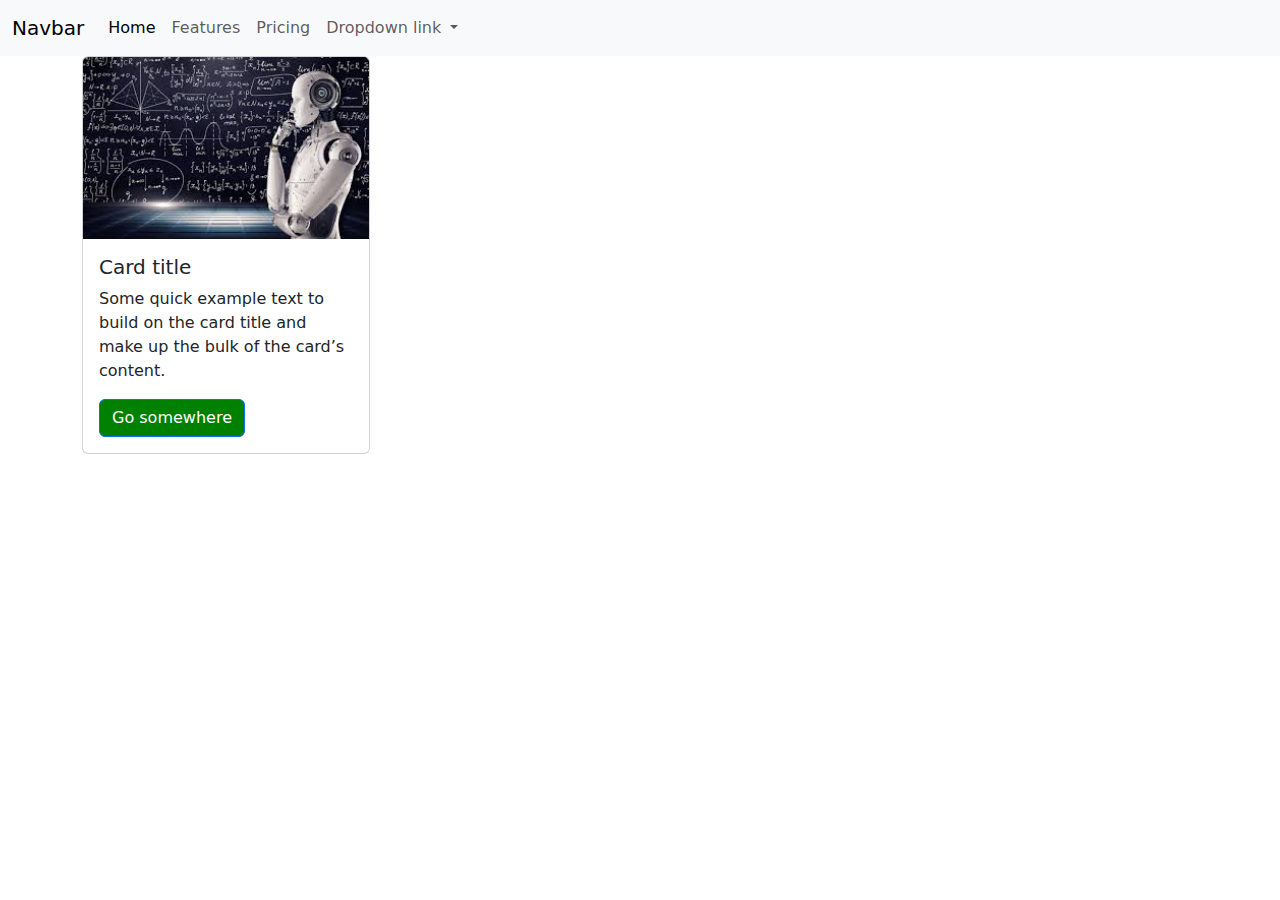
<file: front copy/index.html>
<!DOCTYPE html>
<html lang="es">

<head>
    <meta charset="UTF-8">
    <meta name="viewport" content="width=device-width, initial-scale=1.0">
    <title>Julian Buirago</title>
    <link rel="stylesheet" href="styles2.css">
    <!-- Estilos de bootstrap -->
    <!-- Bootstrap 5 -->
    <link href="https://cdn.jsdelivr.net/npm/bootstrap@5.3.0/dist/css/bootstrap.min.css" rel="stylesheet">
    <!-- Estilos personalizados -->
    <!--  <link rel="stylesheet" href="style.css"> -->
</head>

<body>
    <!-- <header class="header">
        <h1 class="nombre">Mi Sitio</h1>

        
        <nav>
            <a class="nav-link" target="_blank" href="https://www.youtube.com/watch?v=nKPbfIU442g">🏃‍➡️ Youtube -
                Python 🤖</a>
            <a class="nav-link" target="_blank" href="https://www.facebook.com/?locale=es_LA">Facebook</a>
            <a class="nav-link" target="_blank" href="https://google.com">Google</a>
        </nav>
        <br><br><br><br>

        
    </header> -->
    <nav class="navbar navbar-expand-lg bg-body-tertiary">
        <div class="container-fluid">
            <a class="navbar-brand" href="#">Navbar</a>
            <button class="navbar-toggler" type="button" data-bs-toggle="collapse" data-bs-target="#navbarNavDropdown"
                aria-controls="navbarNavDropdown" aria-expanded="false" aria-label="Toggle navigation">
                <span class="navbar-toggler-icon"></span>
            </button>
            <div class="collapse navbar-collapse" id="navbarNavDropdown">
                <ul class="navbar-nav">
                    <li class="nav-item">
                        <a class="nav-link active" aria-current="page" href="#">Home</a>
                    </li>
                    <li class="nav-item">
                        <a class="nav-link" href="#">Features</a>
                    </li>
                    <li class="nav-item">
                        <a class="nav-link" href="#">Pricing</a>
                    </li>
                    <li class="nav-item dropdown">
                        <a class="nav-link dropdown-toggle" href="#" role="button" data-bs-toggle="dropdown"
                            aria-expanded="false">
                            Dropdown link
                        </a>
                        <ul class="dropdown-menu">
                            <li><a class="dropdown-item" href="#">Action</a></li>
                            <li><a class="dropdown-item" href="#">Another action</a></li>
                            <li><a class="dropdown-item" href="#">Something else here</a></li>
                        </ul>
                    </li>
                </ul>
            </div>
        </div>
    </nav>

    <div class="container">
        <div class="card" style="width: 18rem;">
            <img src="[data-uri]" class="card-img-top" alt="...">
            <div class="card-body">
                <h5 class="card-title">Card title</h5>
                <p class="card-text">Some quick example text to build on the card title and make up the bulk of the
                    card’s content.</p>
                <a href="#" class="btn btn-primary">Go somewhere</a>
            </div>
        </div>
    </div>
    <!-- <div class="container">
        <form style="background-color: blanchedalmond;">
            <div class="mb-3">
                <label for="exampleInputEmail1" class="form-label">Email address</label>
                <input type="email" class="form-control" id="exampleInputEmail1" aria-describedby="emailHelp">
                <div id="emailHelp" class="form-text">We'll never share your email with anyone else.</div>
            </div>
            <div class="mb-3">
                <label for="exampleInputPassword1" class="form-label">Password</label>
                <input type="password" class="form-control" id="exampleInputPassword1">
            </div>
            <div class="mb-3 form-check">
                <input type="checkbox" class="form-check-input" id="exampleCheck1">
                <label class="form-check-label" for="exampleCheck1">Check me out</label>
            </div>
            <button type="button" class="btn btn-outline-success">Success</button>
        </form>

    </div> -->
    <!-- usuario: admin contraseña admin1234 -->
    <!--  <h1>Titulo 1</h1>
    <h2>Titulo 2</h2> 
    <h3>Titulo 3</h3>
    <h4>titulo 4</h4>
    <h5>titulo 5</h5>
    <h6>titulo 6</h6>
    <p>Hola mundo</p>
    <br>
    <hr>
    <p>Hola mundo</p>
    <br>
    <br> -->
    <!-- Lista ordenada -->
    <!-- <ol>
        <li>A</li>
        <li>B</li>
        <li>C</li>
     </ol>
     <hr> -->
    <!-- lista desordenada -->
    <!-- <ul>
        <li>A</li>
        <li>B</li>
        <li>C</li>
      </ul>
      <p></p>
      <div class="container"></div>
      <div class="container2"></div>  -->

    <script src="https://cdn.jsdelivr.net/npm/bootstrap@5.3.8/dist/js/bootstrap.bundle.min.js"
        integrity="sha384-FKyoEForCGlyvwx9Hj09JcYn3nv7wiPVlz7YYwJrWVcXK/BmnVDxM+D2scQbITxI"
        crossorigin="anonymous"></script>
</body>

</html>
</file>
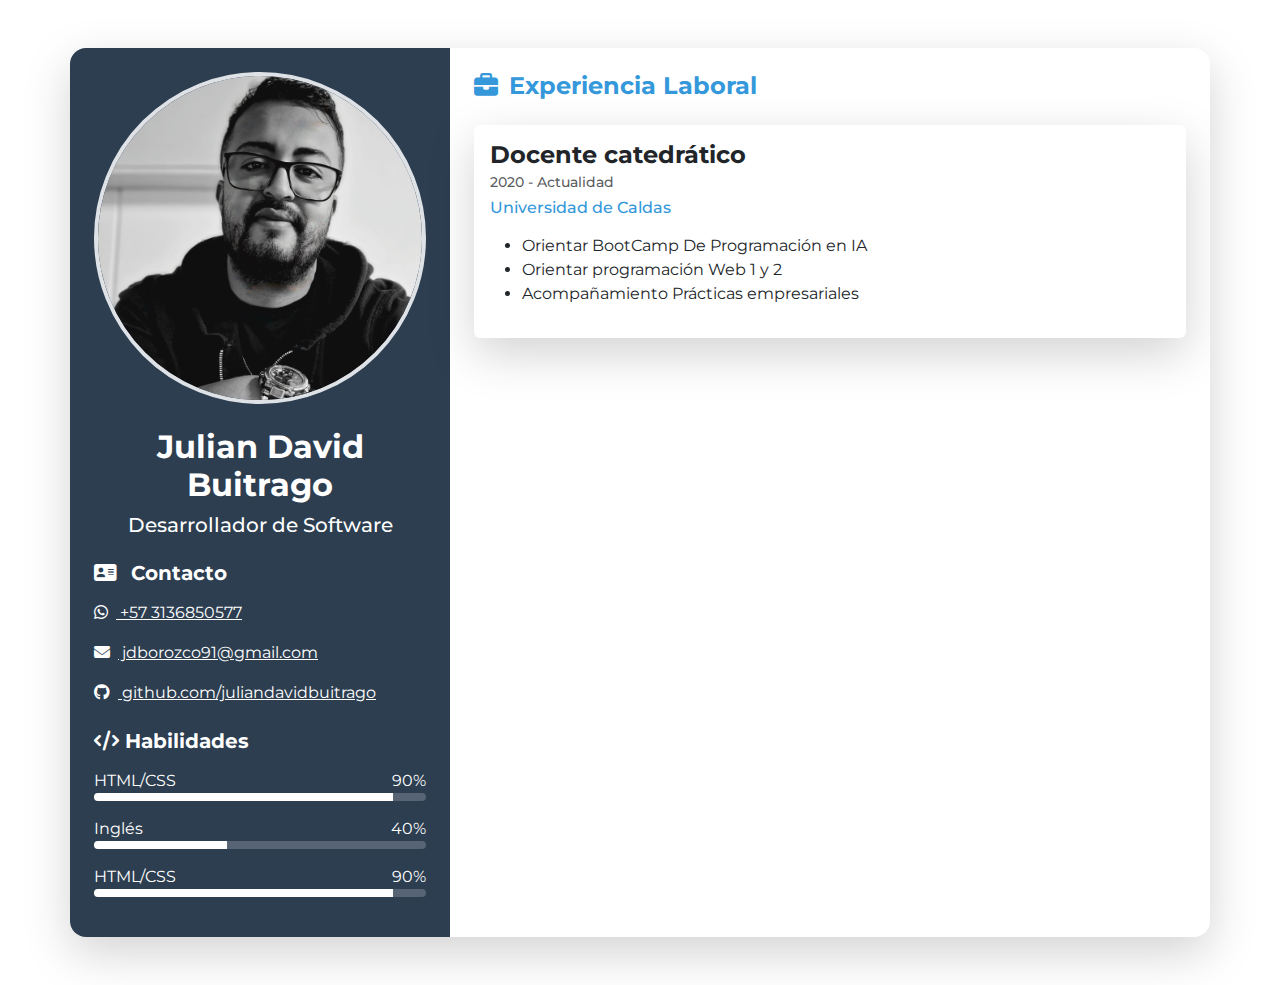
<file: hoja_de_vida/index.html>
<!DOCTYPE html>
<html lang="en">
<head>
    <meta charset="UTF-8">
    <meta name="viewport" content="width=device-width, initial-scale=1.0">
    <title>HV Julián Buitrago</title>
    <!-- Bootstrap 5 -->
    <link href="https://cdn.jsdelivr.net/npm/bootstrap@5.3.0/dist/css/bootstrap.min.css" rel="stylesheet">
    <!-- Font Awesome -->
    <link rel="stylesheet" href="https://cdnjs.cloudflare.com/ajax/libs/font-awesome/6.4.0/css/all.min.css">
    <!-- Google Fonts -->
    <link href="https://fonts.googleapis.com/css2?family=Montserrat:wght@400;600&display=swap" rel="stylesheet">
    <!-- Estilos propios -->
     <link rel="stylesheet" href="style.css">
</head>
<body>
    <div class="container my-5" >
        <div class="row shadow-lg rounded-4 overflow-hidden">
            <!-- Columna Izquierda -->
             <div class="col-md-4 bg-primary text-white p-4" >
                <header class="text-center">
                    <img src="img/image.png" 
                    class="rounded-circle border border-4 img-fluid mb-4"
                    alt="Foto_perfil">
                    <h2 class="fw-bold">Julian David Buitrago</h2>
                    <h5>Desarrollador de Software</h5>
                </header>

                <section class="my-4">
                    <h5 class="fw-bold mb-3"> <i class="fas fa-address-card me-2"></i> Contacto</h5>

                    <ul class="list-unstyled">
                        <li class="mb-3"> 
                            <a href="https://wa.me/573136850577?text=I'm%20interested%20in%20your%20car%20for%20sale"
                            target="_blank" class="text-white">
                                <i class="fa-brands fa-whatsapp me-2"></i> +57 3136850577
                            </a>
                        </li>
                        <li class="mb-3"> 
                            <a href="mailto:jdborozco91@gmail.com" target="_blank" class="text-white"> 

                                <i class="fas fa-envelope me-2"></i> jdborozco91@gmail.com
                            </a>
                        </li>

                        <li class="mb-3">  
                            <a href="https://github.com/juliandavidbuitrago" target="_blank" class="text-white">
                                <i class="fab fa-github me-2"></i> github.com/juliandavidbuitrago
                            </a> 
                        </li>
                    </ul>
                </section>

                <section class="mb-3">
                    <h5 class="fw-bold mb-3"> <i class="fas fa-code me2"></i> Habilidades</h5>

                    <div class="d-flex justify-content-between">
                        <span>HTML/CSS</span>
                        <span>90%</span>
                    </div>
                    <div class="progress mb-3" style="height: 8px;">
                        <div class="progress-bar bg-white" style="width: 90%;"></div>
                    </div>
                    <div class="d-flex justify-content-between">
                        <span>Inglés</span>
                        <span>40%</span>
                    </div>
                    <div class="progress mb-3" style="height: 8px;">
                        <div class="progress-bar bg-white" style="width: 40%;"></div>
                    </div>
                    <div class="d-flex justify-content-between">
                        <span>HTML/CSS</span>
                        <span>90%</span>
                    </div>
                    <div class="progress mb-3" style="height: 8px;">
                        <div class="progress-bar bg-white" style="width: 90%;"></div>
                    </div>

                </section>
             </div>
             <!-- Columna Derecha -->
              <div class="col-md-8 p-4" >
                <section class="mb-3">
                    <h4 class="fw-bold text-primary mb-4">
                        <i class="fas fa-briefcase me-1"></i>
                        Experiencia Laboral
                    </h4>
                    <div class="card mb-3 border-0 shadow-lg">
                        <div class="card-body">
                            <h4 class="card-title fw-bold">
                                Docente catedrático
                            </h4>
                            <h5 class="card-subtitle mb-2 text-muted small">
                                2020 - Actualidad
                            </h5>
                            <h6 class="text-primary">
                                Universidad de Caldas
                            </h6>
                            <ul class="mt-3">
                                <li>Orientar BootCamp De Programación en IA</li>
                                <li>Orientar programación Web 1 y 2</li>
                                <li>Acompañamiento Prácticas empresariales</li>
                            </ul>
                        </div>
                    </div>

                </section>

              </div>

        </div>
    </div>

    
</body>
</html>
</file>
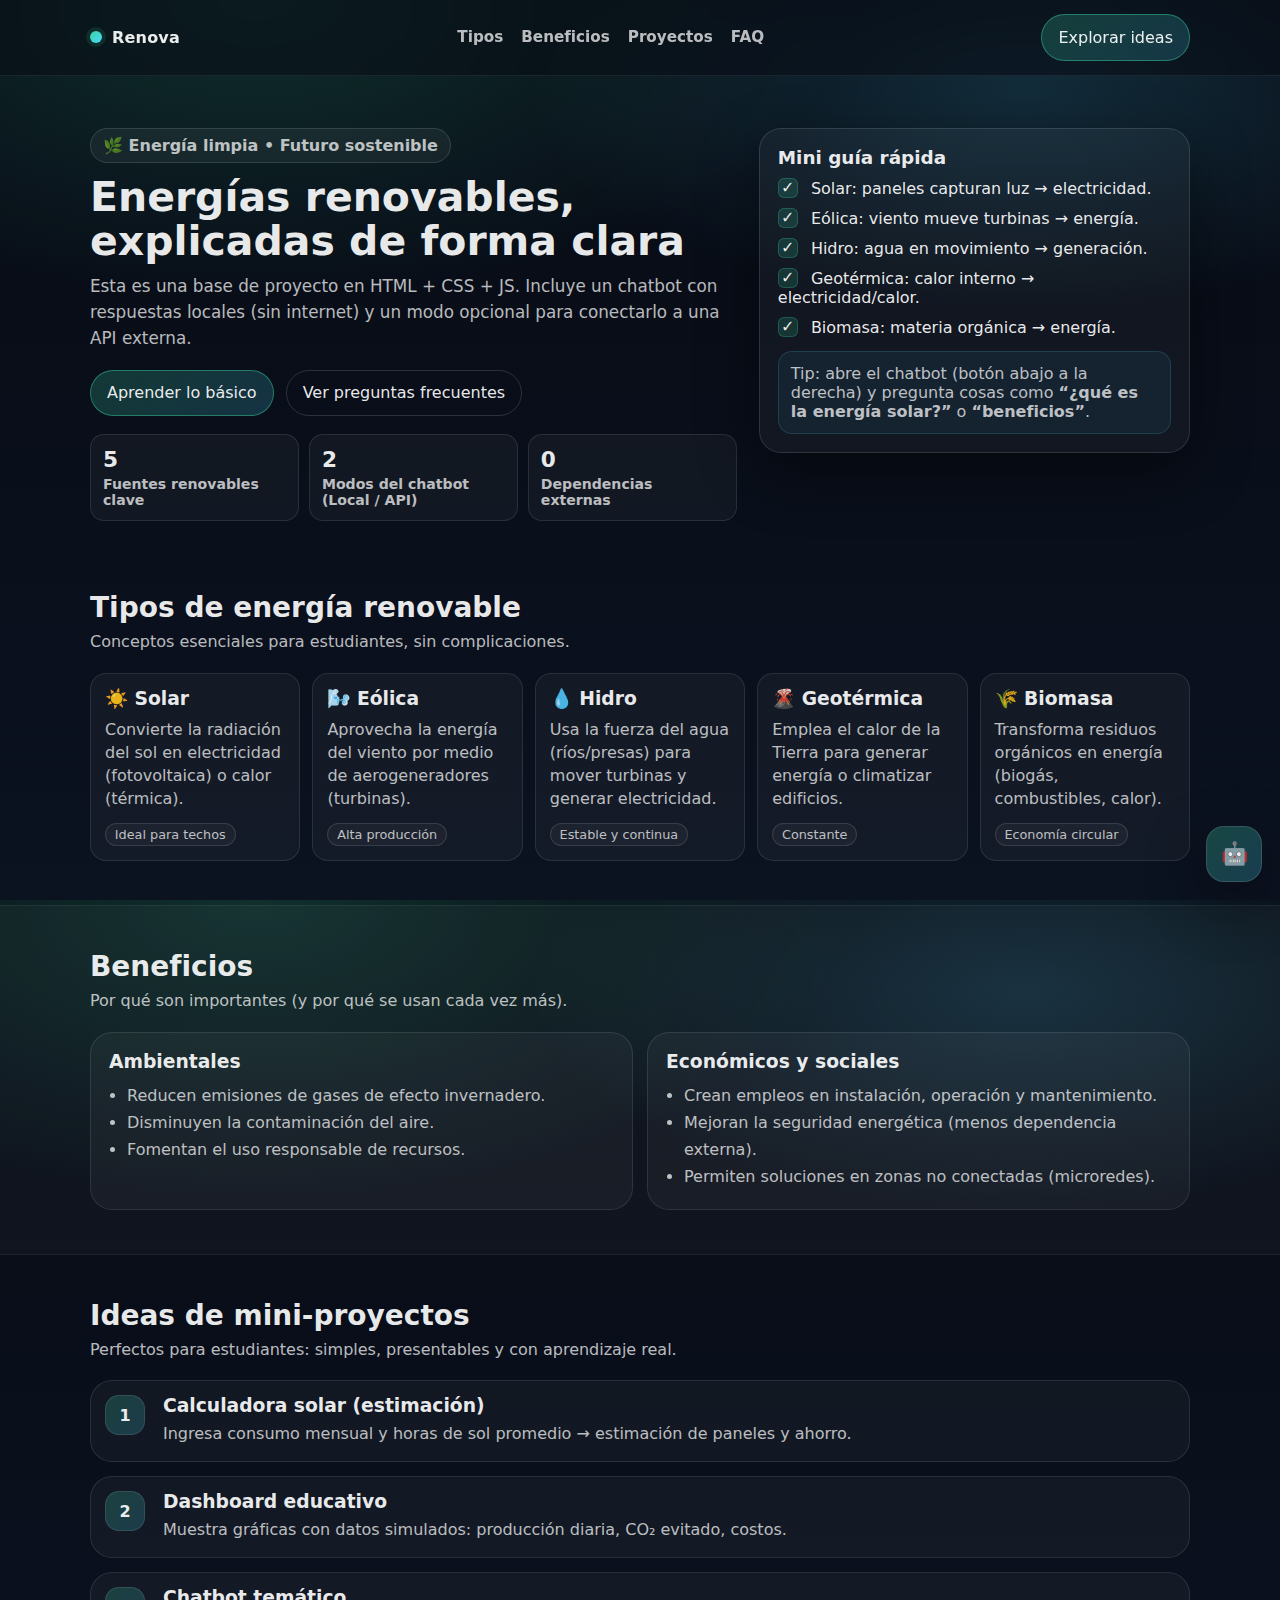
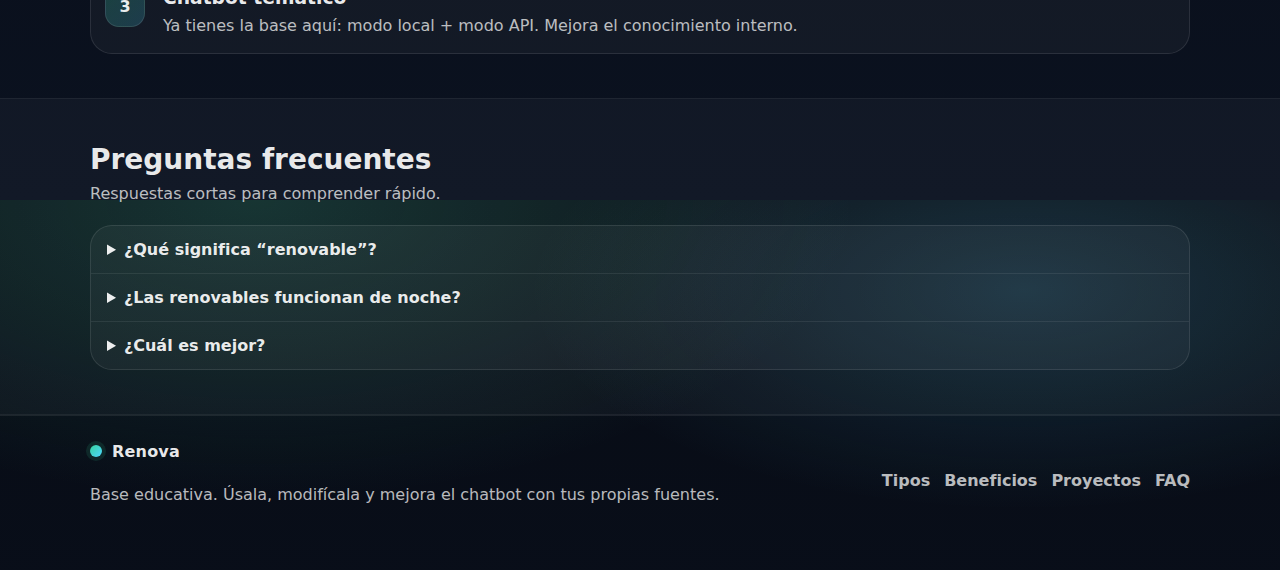
<file: renewable-chatbot/renewable-chatbot-starter/index.html>
<!doctype html>
<html lang="es">
<head>
  <meta charset="utf-8" />
  <meta name="viewport" content="width=device-width, initial-scale=1" />
  <title>Renova | Energías Renovables</title>
  <meta name="description" content="Interfaz sencilla y profesional sobre energías renovables, con chatbot local y conexión opcional a API." />
  <link rel="stylesheet" href="./styles.css" />
</head>

<body>
  <!-- =========================
       HEADER / NAV
  ========================== -->
  <header class="site-header">
    <div class="container nav">
      <a class="brand" href="#">
        <span class="brand-dot" aria-hidden="true"></span>
        Renova
      </a>

      <nav class="nav-links" aria-label="Navegación principal">
        <a href="#tipos">Tipos</a>
        <a href="#beneficios">Beneficios</a>
        <a href="#proyectos">Proyectos</a>
        <a href="#faq">FAQ</a>
      </nav>

      <a class="btn btn-primary" href="#proyectos">Explorar ideas</a>
    </div>
  </header>

  <!-- =========================
       HERO
  ========================== -->
  <main>
    <section class="hero">
      <div class="container hero-grid">
        <div class="hero-copy">
          <p class="pill">🌿 Energía limpia • Futuro sostenible</p>
          <h1>Energías renovables, explicadas de forma clara</h1>
          <p class="lead">
            Esta es una base de proyecto en HTML + CSS + JS. Incluye un chatbot con
            respuestas locales (sin internet) y un modo opcional para conectarlo a una API externa.
          </p>

          <div class="hero-cta">
            <a class="btn btn-primary" href="#tipos">Aprender lo básico</a>
            <a class="btn btn-ghost" href="#faq">Ver preguntas frecuentes</a>
          </div>

          <div class="stats" role="list">
            <div class="stat" role="listitem">
              <div class="stat-num">5</div>
              <div class="stat-label">Fuentes renovables clave</div>
            </div>
            <div class="stat" role="listitem">
              <div class="stat-num">2</div>
              <div class="stat-label">Modos del chatbot (Local / API)</div>
            </div>
            <div class="stat" role="listitem">
              <div class="stat-num">0</div>
              <div class="stat-label">Dependencias externas</div>
            </div>
          </div>
        </div>

        <div class="hero-card" aria-label="Tarjeta informativa">
          <h2>Mini guía rápida</h2>
          <ul class="checklist">
            <li><span class="check">✓</span> Solar: paneles capturan luz → electricidad.</li>
            <li><span class="check">✓</span> Eólica: viento mueve turbinas → energía.</li>
            <li><span class="check">✓</span> Hidro: agua en movimiento → generación.</li>
            <li><span class="check">✓</span> Geotérmica: calor interno → electricidad/calor.</li>
            <li><span class="check">✓</span> Biomasa: materia orgánica → energía.</li>
          </ul>
          <div class="note">
            Tip: abre el chatbot (botón abajo a la derecha) y pregunta cosas como
            <strong>“¿qué es la energía solar?”</strong> o <strong>“beneficios”</strong>.
          </div>
        </div>
      </div>
    </section>

    <!-- =========================
         TIPOS
    ========================== -->
    <section id="tipos" class="section">
      <div class="container">
        <div class="section-head">
          <h2>Tipos de energía renovable</h2>
          <p>Conceptos esenciales para estudiantes, sin complicaciones.</p>
        </div>

        <div class="cards">
          <article class="card">
            <h3>☀️ Solar</h3>
            <p>Convierte la radiación del sol en electricidad (fotovoltaica) o calor (térmica).</p>
            <span class="tag">Ideal para techos</span>
          </article>

          <article class="card">
            <h3>🌬️ Eólica</h3>
            <p>Aprovecha la energía del viento por medio de aerogeneradores (turbinas).</p>
            <span class="tag">Alta producción</span>
          </article>

          <article class="card">
            <h3>💧 Hidro</h3>
            <p>Usa la fuerza del agua (ríos/presas) para mover turbinas y generar electricidad.</p>
            <span class="tag">Estable y continua</span>
          </article>

          <article class="card">
            <h3>🌋 Geotérmica</h3>
            <p>Emplea el calor de la Tierra para generar energía o climatizar edificios.</p>
            <span class="tag">Constante</span>
          </article>

          <article class="card">
            <h3>🌾 Biomasa</h3>
            <p>Transforma residuos orgánicos en energía (biogás, combustibles, calor).</p>
            <span class="tag">Economía circular</span>
          </article>
        </div>
      </div>
    </section>

    <!-- =========================
         BENEFICIOS
    ========================== -->
    <section id="beneficios" class="section alt">
      <div class="container">
        <div class="section-head">
          <h2>Beneficios</h2>
          <p>Por qué son importantes (y por qué se usan cada vez más).</p>
        </div>

        <div class="grid-2">
          <div class="panel">
            <h3>Ambientales</h3>
            <ul class="bullets">
              <li>Reducen emisiones de gases de efecto invernadero.</li>
              <li>Disminuyen la contaminación del aire.</li>
              <li>Fomentan el uso responsable de recursos.</li>
            </ul>
          </div>

          <div class="panel">
            <h3>Económicos y sociales</h3>
            <ul class="bullets">
              <li>Crean empleos en instalación, operación y mantenimiento.</li>
              <li>Mejoran la seguridad energética (menos dependencia externa).</li>
              <li>Permiten soluciones en zonas no conectadas (microredes).</li>
            </ul>
          </div>
        </div>
      </div>
    </section>

    <!-- =========================
         PROYECTOS
    ========================== -->
    <section id="proyectos" class="section">
      <div class="container">
        <div class="section-head">
          <h2>Ideas de mini-proyectos</h2>
          <p>Perfectos para estudiantes: simples, presentables y con aprendizaje real.</p>
        </div>

        <div class="timeline">
          <div class="step">
            <div class="step-num">1</div>
            <div>
              <h3>Calculadora solar (estimación)</h3>
              <p>Ingresa consumo mensual y horas de sol promedio → estimación de paneles y ahorro.</p>
            </div>
          </div>
          <div class="step">
            <div class="step-num">2</div>
            <div>
              <h3>Dashboard educativo</h3>
              <p>Muestra gráficas con datos simulados: producción diaria, CO₂ evitado, costos.</p>
            </div>
          </div>
          <div class="step">
            <div class="step-num">3</div>
            <div>
              <h3>Chatbot temático</h3>
              <p>Ya tienes la base aquí: modo local + modo API. Mejora el conocimiento interno.</p>
            </div>
          </div>
        </div>
      </div>
    </section>

    <!-- =========================
         FAQ
    ========================== -->
    <section id="faq" class="section alt">
      <div class="container">
        <div class="section-head">
          <h2>Preguntas frecuentes</h2>
          <p>Respuestas cortas para comprender rápido.</p>
        </div>

        <div class="faq">
          <details>
            <summary>¿Qué significa “renovable”?</summary>
            <p>Que proviene de fuentes que se reponen naturalmente en escalas de tiempo humanas (sol, viento, agua, calor terrestre, biomasa).</p>
          </details>
          <details>
            <summary>¿Las renovables funcionan de noche?</summary>
            <p>Depende: solar no produce sin sol, pero puede usarse almacenamiento (baterías). Eólica/hidro/geotérmica pueden producir en distintos momentos.</p>
          </details>
          <details>
            <summary>¿Cuál es mejor?</summary>
            <p>No hay una sola “mejor”: depende del clima, geografía, costos, demanda y objetivos del proyecto.</p>
          </details>
        </div>
      </div>
    </section>
  </main>

  <!-- =========================
       FOOTER
  ========================== -->
  <footer class="site-footer">
    <div class="container footer-grid">
      <div>
        <div class="brand footer-brand">
          <span class="brand-dot" aria-hidden="true"></span>
          Renova
        </div>
        <p class="muted">Base educativa. Úsala, modifícala y mejora el chatbot con tus propias fuentes.</p>
      </div>

      <div class="footer-links">
        <a href="#tipos">Tipos</a>
        <a href="#beneficios">Beneficios</a>
        <a href="#proyectos">Proyectos</a>
        <a href="#faq">FAQ</a>
      </div>
    </div>
  </footer>

  <!-- =========================
       CHATBOT UI
       - Botón flotante abajo a la derecha
       - Panel de chat con dos modos:
         1) Local: responde con reglas internas
         2) API: envía el mensaje a un endpoint externo (configurable en app.js)
  ========================== -->

  <!-- Floating button -->
  <button id="chatFab" class="chat-fab" aria-label="Abrir chatbot" title="Chatbot">
    🤖
  </button>

  <!-- Chat window -->
  <section id="chatWindow" class="chat-window" aria-label="Chatbot" hidden>
    <header class="chat-header">
      <div class="chat-title">
        <span class="chat-avatar" aria-hidden="true">🤖</span>
        <div>
          <div class="chat-name">EcoBot</div>
          <div class="chat-subtitle">Energías renovables • modo <span id="modeLabel">Local</span></div>
        </div>
      </div>

      <div class="chat-actions">
        <!-- Toggle Local/API -->
        <label class="toggle" title="Cambiar modo Local / API">
          <input id="modeToggle" type="checkbox" />
          <span class="toggle-track" aria-hidden="true"></span>
          <span class="toggle-label">API</span>
        </label>

        <button id="chatClose" class="icon-btn" aria-label="Cerrar chat" title="Cerrar">✕</button>
      </div>
    </header>

    <div id="chatBody" class="chat-body" role="log" aria-live="polite"></div>

    <form id="chatForm" class="chat-form" autocomplete="off">
      <input
        id="chatInput"
        type="text"
        placeholder="Escribe tu pregunta… (ej: 'energía solar', 'beneficios', 'eólica')"
        aria-label="Mensaje"
        required
      />
      <button class="btn btn-primary" type="submit">Enviar</button>
    </form>

    <div class="chat-hint">
      Consejo: cambia a <strong>API</strong> para enviar mensajes a tu endpoint (configurable en <code>app.js</code>).
    </div>
  </section>

  <script src="./app.js"></script>
</body>
</html>
</file>
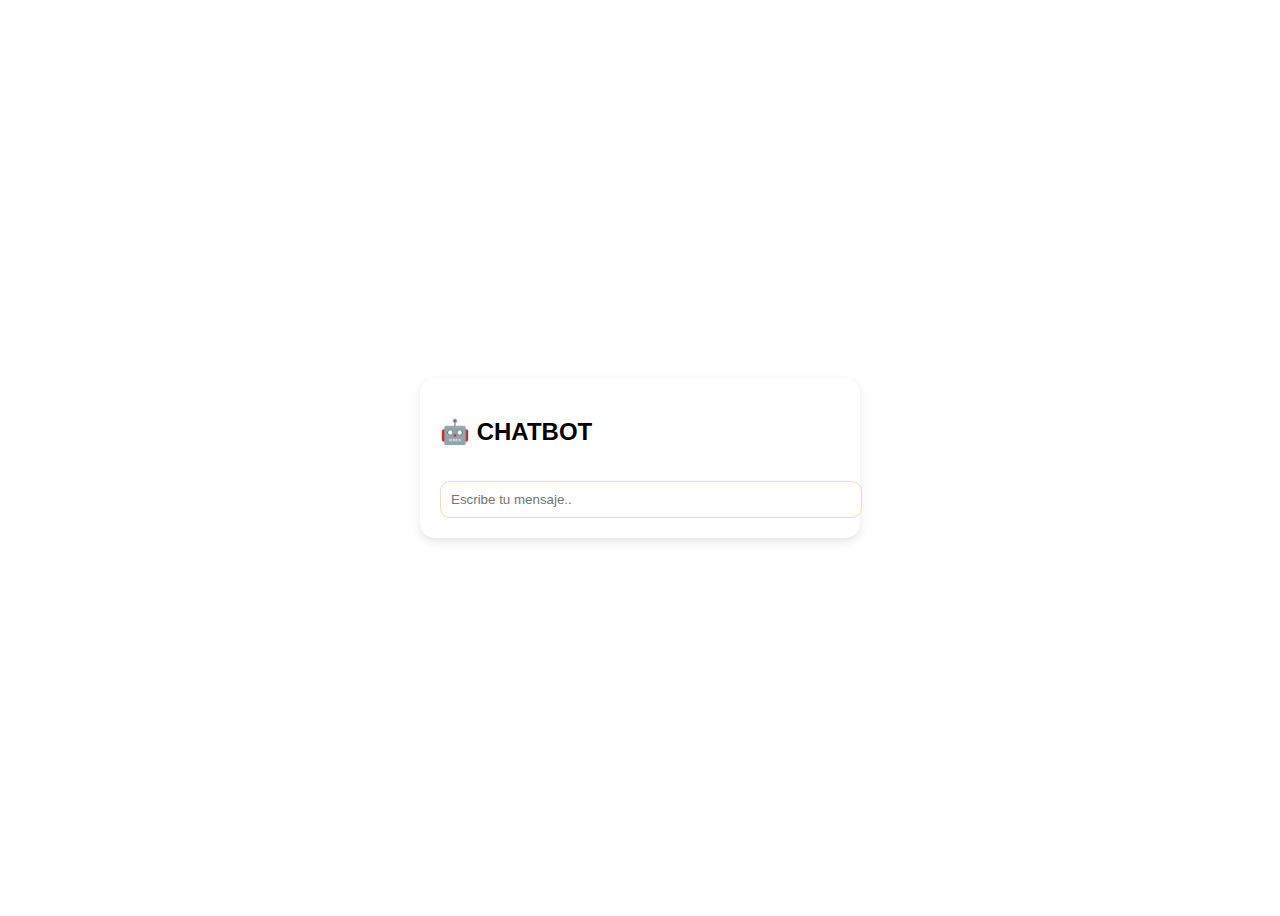
<file: Mision3/version3/templates/index.html>
<!DOCTYPE html>
<html lang="en">
<head>
    <meta charset="UTF-8">
    <meta name="viewport" content="width=device-width, initial-scale=1.0">
    <title>Chatbot Inteligente</title>
    <style>
        body{
            font-family: Arial, Helvetica, sans-serif;
            background: white;
            display: flex;
            justify-content: center;
            align-items: center;
            height: 100vh;
        }
        #chatbot{
            background: white;
            width: 400px;
            border-radius: 15px;
            box-shadow: 0 4px 10px rgba(0,0,0,0.1);
            padding: 20px;
            display: flex;
            flex-direction: column;
        }
        #messages{
            flex-grow: 1;
            overflow-y: auto;
            margin-bottom: 15px;
        }
        .msg{margin: 8px 0;}
        .user {text-align: right; color: blue;}
        .bot {text-align: left; color: green;}
        input[type="text"]{
            width: 100%;
            padding: 10px;
            border: 1px solid wheat;
            border-radius: 10px;
            outline: none;
        }
    </style>
</head>
<body>
    <div id="chatbot">
        <h2>🤖 CHATBOT</h2>
        <div id="messages"></div>
        <form id="chatForm">
            <input type="text" id="userInput" placeholder="Escribe tu mensaje.." autocomplete="off">
        </form>
    </div>
    <script>
        const form=document.getElementById("chatForm");
        const input= document.getElementById("userInput");
        const messages=document.getElementById("messages");
        form.addEventListener("submit",async (e)=>{
            e.preventDefault();
            const text=input.value.trim();
            if(!text)return;
            messages.innerHTML+=`<div class="msg user">Tú:${text}</div>`;
            input.value="";
            const response =await  fetch("/chat",{
                method:"POST",
                headers:{"Content-Type": "application/x-www-form-urlencoded"},
                body:`message=${encodeURIComponent(text)}`
            });
            const data = await response.json();
            messages.innerHTML+=`<div class="msg bot">Bot:${data.response}</div>`;
            messages.scrollTop=messages.scrollHeight;
        })
    </script>
    
</body>
</html>
</file>
<file: front copy/styles2.css>
.btn-primary{
    background-color: green !important ;
}

.btn-primary:hover{
    background-color: greenyellow;
}
</file>
<file: front copy/style.css>
/*  estilo para toda la web */
*{
    margin: 0; /* quitar margenes por defecto */
    padding: 0; /* quita rellenos por defecto */
}


/* estilo header */

.header{
    background: #111827;/* color de fondo en hexadecimal */
    color: white;/* color letra */
    padding: 16px 24px; /* espacio interno */
    display: flex;/* logo y menú en fila */
    align-items: center; /* elemntos en fila */
    justify-content: space-between;/* separa izq y dere */


}

/* estilo titulo web */
.nombre{
  font-size: 22px; /* tamaño en pixeles*/
}

/* Enlaces del menú */
.nav-link{
    color: white;
    text-decoration: none;/* quita subrayado */
    margin-left: 12px;/* espacio entre links */
    opacity: 0.85;/* colo un poco mas suave */
}
.nav-link:hover{
    opacity: 1;
    text-decoration: underline;
    color: bisque;
    background-color: rgb(67, 67, 67);
    border-radius: 5px;
}
</file>
<file: hoja_de_vida/style.css>
*{
    font-family: 'Montserrat','sans-serif';
}


/* color del fondo col izquierda */
.bg-primary{
    background-color: #2c3e50 !important;
}

/* .imagen{
    max-width: 70%;  de esta forma reduzco tamaño de la imagen
} */

/* opacidad barra progreso */
.progress{
    background-color: rgba(255,255,255, 0.2);
}

/* cambio color texto col dere */
.text-primary{
    color: #3498db !important;
}
</file>
<file: renewable-chatbot/renewable-chatbot-starter/styles.css>
/* =========================================================
   Renova - styles.css
   - Estilos simples, limpios y profesionales
   - Sin frameworks externos (cero dependencias)
   ========================================================= */

/* ----- Variables de diseño (fácil de personalizar) ----- */
:root{
  --bg: #0b1220;
  --surface: rgba(255, 255, 255, 0.06);
  --surface-2: rgba(255, 255, 255, 0.09);
  --text: rgba(255, 255, 255, 0.92);
  --muted: rgba(255, 255, 255, 0.72);
  --border: rgba(255, 255, 255, 0.14);

  --primary: #38d39f;       /* verde menta */
  --primary-2: #4dd8ff;     /* azul suave */
  --danger: #ff6b6b;

  --shadow: 0 20px 60px rgba(0, 0, 0, 0.45);

  --radius: 16px;
  --radius-lg: 22px;
  --container: 1100px;

  --font: ui-sans-serif, system-ui, -apple-system, Segoe UI, Roboto, Arial, "Noto Sans", "Liberation Sans", sans-serif;
}

/* ----- Reset básico ----- */
*{ box-sizing: border-box; }
html, body{ height: 100%; }
body{
  margin: 0;
  font-family: var(--font);
  color: var(--text);
  background:
    radial-gradient(1000px 500px at 20% 0%, rgba(56, 211, 159, 0.18), transparent 60%),
    radial-gradient(900px 400px at 80% 10%, rgba(77, 216, 255, 0.16), transparent 55%),
    linear-gradient(180deg, #070b14, var(--bg));
}

/* ----- Utilidades ----- */
.container{
  width: min(100% - 32px, var(--container));
  margin-inline: auto;
}
.muted{ color: var(--muted); }
code{
  background: rgba(255,255,255,0.08);
  padding: 0.15rem 0.35rem;
  border-radius: 8px;
  border: 1px solid rgba(255,255,255,0.12);
}

/* ----- Botones ----- */
.btn{
  display: inline-flex;
  align-items: center;
  justify-content: center;
  gap: 0.5rem;
  padding: 0.8rem 1rem;
  border-radius: 999px;
  border: 1px solid var(--border);
  color: var(--text);
  text-decoration: none;
  background: rgba(255,255,255,0.04);
  cursor: pointer;
  user-select: none;
  transition: transform .15s ease, background .15s ease, border-color .15s ease;
}
.btn:hover{ transform: translateY(-1px); background: rgba(255,255,255,0.06); }
.btn:active{ transform: translateY(0px); }
.btn-primary{
  border-color: rgba(56, 211, 159, 0.45);
  background: linear-gradient(135deg, rgba(56, 211, 159, 0.22), rgba(77, 216, 255, 0.18));
}
.btn-ghost{
  background: transparent;
}
.icon-btn{
  border: 1px solid var(--border);
  background: rgba(255,255,255,0.06);
  color: var(--text);
  border-radius: 10px;
  padding: 0.45rem 0.6rem;
  cursor: pointer;
  transition: background .15s ease, transform .15s ease;
}
.icon-btn:hover{ background: rgba(255,255,255,0.10); transform: translateY(-1px); }

/* ----- Header ----- */
.site-header{
  position: sticky;
  top: 0;
  z-index: 20;
  backdrop-filter: blur(10px);
  background: rgba(7, 11, 20, 0.55);
  border-bottom: 1px solid rgba(255, 255, 255, 0.08);
}
.nav{
  display: flex;
  align-items: center;
  justify-content: space-between;
  padding: 14px 0;
  gap: 14px;
}
.brand{
  display: inline-flex;
  align-items: center;
  gap: 10px;
  text-decoration: none;
  color: var(--text);
  font-weight: 800;
  letter-spacing: 0.2px;
}
.brand-dot{
  width: 12px;
  height: 12px;
  border-radius: 50%;
  background: linear-gradient(135deg, var(--primary), var(--primary-2));
  box-shadow: 0 0 0 4px rgba(56, 211, 159, 0.12);
}
.nav-links{
  display: flex;
  align-items: center;
  gap: 18px;
}
.nav-links a{
  color: var(--muted);
  text-decoration: none;
  font-weight: 600;
  font-size: 0.95rem;
  transition: color .15s ease;
}
.nav-links a:hover{ color: var(--text); }

/* ----- Hero ----- */
.hero{
  padding: 52px 0 26px;
}
.hero-grid{
  display: grid;
  grid-template-columns: 1.2fr 0.8fr;
  gap: 22px;
  align-items: start;
}
.pill{
  display: inline-flex;
  padding: 0.45rem 0.75rem;
  border-radius: 999px;
  border: 1px solid rgba(255,255,255,0.12);
  background: rgba(255,255,255,0.05);
  color: var(--muted);
  font-weight: 700;
  margin: 0 0 12px;
}
.hero-copy h1{
  margin: 0 0 10px;
  font-size: clamp(2rem, 3.2vw, 3rem);
  line-height: 1.08;
}
.lead{
  margin: 0 0 18px;
  color: var(--muted);
  font-size: 1.05rem;
  line-height: 1.55;
}
.hero-cta{
  display: flex;
  gap: 12px;
  flex-wrap: wrap;
  margin-bottom: 18px;
}
.stats{
  display: grid;
  grid-template-columns: repeat(3, 1fr);
  gap: 10px;
}
.stat{
  border: 1px solid rgba(255,255,255,0.10);
  background: rgba(255,255,255,0.04);
  border-radius: 14px;
  padding: 12px 12px;
}
.stat-num{
  font-weight: 900;
  font-size: 1.35rem;
}
.stat-label{
  color: var(--muted);
  font-weight: 700;
  font-size: 0.88rem;
  margin-top: 4px;
}

/* ----- Hero card ----- */
.hero-card{
  border-radius: var(--radius-lg);
  border: 1px solid rgba(255,255,255,0.12);
  background: rgba(255,255,255,0.04);
  padding: 18px;
  box-shadow: var(--shadow);
}
.hero-card h2{
  margin: 0 0 10px;
  font-size: 1.15rem;
}
.checklist{
  list-style: none;
  padding: 0;
  margin: 0;
  display: grid;
  gap: 10px;
}
.check{
  display: inline-flex;
  align-items: center;
  justify-content: center;
  width: 20px;
  height: 20px;
  margin-right: 8px;
  border-radius: 6px;
  background: rgba(56, 211, 159, 0.16);
  border: 1px solid rgba(56, 211, 159, 0.25);
}
.note{
  margin-top: 14px;
  padding: 12px;
  border-radius: 14px;
  border: 1px solid rgba(77, 216, 255, 0.16);
  background: rgba(77, 216, 255, 0.06);
  color: var(--muted);
}

/* ----- Sections ----- */
.section{
  padding: 44px 0;
}
.section.alt{
  background: rgba(255,255,255,0.03);
  border-top: 1px solid rgba(255,255,255,0.06);
  border-bottom: 1px solid rgba(255,255,255,0.06);
}
.section-head{
  margin-bottom: 18px;
}
.section-head h2{
  margin: 0 0 6px;
  font-size: 1.75rem;
}
.section-head p{
  margin: 0;
  color: var(--muted);
  line-height: 1.55;
}

/* ----- Cards grid ----- */
.cards{
  display: grid;
  grid-template-columns: repeat(5, 1fr);
  gap: 12px;
}
.card{
  border-radius: var(--radius);
  border: 1px solid rgba(255,255,255,0.10);
  background: rgba(255,255,255,0.04);
  padding: 14px;
  transition: transform .15s ease, background .15s ease;
}
.card:hover{
  transform: translateY(-2px);
  background: rgba(255,255,255,0.06);
}
.card h3{
  margin: 0 0 8px;
}
.card p{
  margin: 0 0 12px;
  color: var(--muted);
  line-height: 1.45;
}
.tag{
  display: inline-flex;
  font-size: 0.8rem;
  padding: 0.2rem 0.55rem;
  border-radius: 999px;
  border: 1px solid rgba(255,255,255,0.12);
  color: var(--muted);
  background: rgba(255,255,255,0.04);
}

/* ----- Two column panels ----- */
.grid-2{
  display: grid;
  grid-template-columns: repeat(2, 1fr);
  gap: 14px;
}
.panel{
  border-radius: var(--radius-lg);
  border: 1px solid rgba(255,255,255,0.10);
  background: rgba(255,255,255,0.04);
  padding: 18px;
}
.panel h3{ margin: 0 0 10px; }
.bullets{
  margin: 0;
  padding-left: 18px;
  color: var(--muted);
  line-height: 1.7;
}

/* ----- Timeline ----- */
.timeline{
  display: grid;
  gap: 14px;
}
.step{
  display: grid;
  grid-template-columns: 46px 1fr;
  gap: 12px;
  align-items: start;
  border-radius: var(--radius-lg);
  border: 1px solid rgba(255,255,255,0.10);
  background: rgba(255,255,255,0.04);
  padding: 14px;
}
.step-num{
  width: 40px;
  height: 40px;
  border-radius: 14px;
  display: grid;
  place-items: center;
  font-weight: 900;
  background: linear-gradient(135deg, rgba(56, 211, 159, 0.22), rgba(77, 216, 255, 0.18));
  border: 1px solid rgba(255,255,255,0.10);
}
.step h3{ margin: 0 0 6px; }
.step p{ margin: 0; color: var(--muted); line-height: 1.55; }

/* ----- FAQ ----- */
.faq{
  border-radius: var(--radius-lg);
  border: 1px solid rgba(255,255,255,0.10);
  background: rgba(255,255,255,0.04);
  overflow: hidden;
}
details{
  padding: 14px 16px;
  border-top: 1px solid rgba(255,255,255,0.08);
}
details:first-child{ border-top: none; }
summary{
  cursor: pointer;
  font-weight: 800;
}
details p{
  margin: 10px 0 0;
  color: var(--muted);
  line-height: 1.55;
}

/* ----- Footer ----- */
.site-footer{
  padding: 26px 0 50px;
  border-top: 1px solid rgba(255,255,255,0.08);
}
.footer-grid{
  display: flex;
  justify-content: space-between;
  gap: 16px;
  flex-wrap: wrap;
}
.footer-brand{ margin-bottom: 8px; }
.footer-links{
  display: flex;
  gap: 14px;
  align-items: center;
  flex-wrap: wrap;
}
.footer-links a{
  color: var(--muted);
  text-decoration: none;
  font-weight: 700;
}
.footer-links a:hover{ color: var(--text); }

/* =========================================================
   CHATBOT
   ========================================================= */

/* Floating action button */
.chat-fab{
  position: fixed;
  right: 18px;
  bottom: 18px;
  width: 56px;
  height: 56px;
  border-radius: 18px;
  border: 1px solid rgba(255,255,255,0.12);
  background: linear-gradient(135deg, rgba(56, 211, 159, 0.28), rgba(77, 216, 255, 0.22));
  color: var(--text);
  font-size: 22px;
  cursor: pointer;
  box-shadow: var(--shadow);
  z-index: 50;
  transition: transform .15s ease, filter .15s ease;
}
.chat-fab:hover{ transform: translateY(-2px); filter: brightness(1.05); }

/* Chat window */
.chat-window{
  position: fixed;
  right: 18px;
  bottom: 86px;
  width: min(92vw, 390px);
  height: 520px;
  border-radius: 22px;
  border: 1px solid rgba(255,255,255,0.14);
  background: rgba(10, 16, 30, 0.88);
  backdrop-filter: blur(10px);
  box-shadow: var(--shadow);
  overflow: hidden;
  z-index: 50;
  display: grid;
  grid-template-rows: auto 1fr auto auto;
}

.chat-window[hidden]{
  display: none !important;
}

/* Header inside chat */
.chat-header{
  display: flex;
  align-items: center;
  justify-content: space-between;
  gap: 10px;
  padding: 12px 12px;
  border-bottom: 1px solid rgba(255,255,255,0.10);
  background: rgba(255,255,255,0.04);
}
.chat-title{
  display: flex;
  align-items: center;
  gap: 10px;
}
.chat-avatar{
  width: 36px;
  height: 36px;
  border-radius: 14px;
  display: grid;
  place-items: center;
  border: 1px solid rgba(255,255,255,0.10);
  background: rgba(255,255,255,0.05);
}
.chat-name{
  font-weight: 900;
  line-height: 1.05;
}
.chat-subtitle{
  font-size: 0.82rem;
  color: var(--muted);
  margin-top: 2px;
}
.chat-actions{
  display: flex;
  align-items: center;
  gap: 10px;
}

/* Toggle Local/API */
.toggle{
  display: inline-flex;
  align-items: center;
  gap: 8px;
  font-weight: 800;
  font-size: 0.82rem;
  color: var(--muted);
  user-select: none;
}
.toggle input{ display:none; }
.toggle-track{
  width: 42px;
  height: 24px;
  border-radius: 999px;
  border: 1px solid rgba(255,255,255,0.12);
  background: rgba(255,255,255,0.06);
  position: relative;
  transition: background .15s ease, border-color .15s ease;
}
.toggle-track::after{
  content:"";
  position: absolute;
  top: 50%;
  left: 3px;
  transform: translateY(-50%);
  width: 18px;
  height: 18px;
  border-radius: 999px;
  background: rgba(255,255,255,0.88);
  transition: left .15s ease;
}
.toggle input:checked + .toggle-track{
  background: rgba(56, 211, 159, 0.18);
  border-color: rgba(56, 211, 159, 0.30);
}
.toggle input:checked + .toggle-track::after{
  left: 20px;
}
.toggle-label{ color: var(--muted); }

/* Chat body */
.chat-body{
  padding: 12px;
  overflow: auto;
  display: flex;
  flex-direction: column;
  gap: 10px;
}

/* Messages */
.msg{
  max-width: 85%;
  padding: 10px 10px;
  border-radius: 14px;
  border: 1px solid rgba(255,255,255,0.10);
  line-height: 1.45;
  font-size: 0.96rem;
}
.msg.user{
  align-self: flex-end;
  background: rgba(77, 216, 255, 0.10);
  border-color: rgba(77, 216, 255, 0.18);
}
.msg.bot{
  align-self: flex-start;
  background: rgba(56, 211, 159, 0.10);
  border-color: rgba(56, 211, 159, 0.18);
}
.msg .meta{
  display: block;
  font-size: 0.75rem;
  color: rgba(255,255,255,0.65);
  margin-bottom: 6px;
  font-weight: 800;
}

/* Input form */
.chat-form{
  display: grid;
  grid-template-columns: 1fr auto;
  gap: 10px;
  padding: 10px;
  border-top: 1px solid rgba(255,255,255,0.10);
  background: rgba(255,255,255,0.03);
}
.chat-form input{
  border-radius: 14px;
  border: 1px solid rgba(255,255,255,0.12);
  background: rgba(255,255,255,0.06);
  padding: 10px 12px;
  color: var(--text);
  outline: none;
}
.chat-form input::placeholder{ color: rgba(255,255,255,0.55); }
.chat-form input:focus{
  border-color: rgba(77, 216, 255, 0.35);
}

/* Small hint */
.chat-hint{
  padding: 10px 12px 12px;
  font-size: 0.82rem;
  color: var(--muted);
  border-top: 1px solid rgba(255,255,255,0.06);
}

/* ----- Responsive ----- */
@media (max-width: 980px){
  .hero-grid{ grid-template-columns: 1fr; }
  .cards{ grid-template-columns: repeat(2, 1fr); }
}
@media (max-width: 520px){
  .nav-links{ display:none; }
  .stats{ grid-template-columns: 1fr; }
  .cards{ grid-template-columns: 1fr; }
  .grid-2{ grid-template-columns: 1fr; }
  .chat-window{ height: 540px; }
}
</file>
